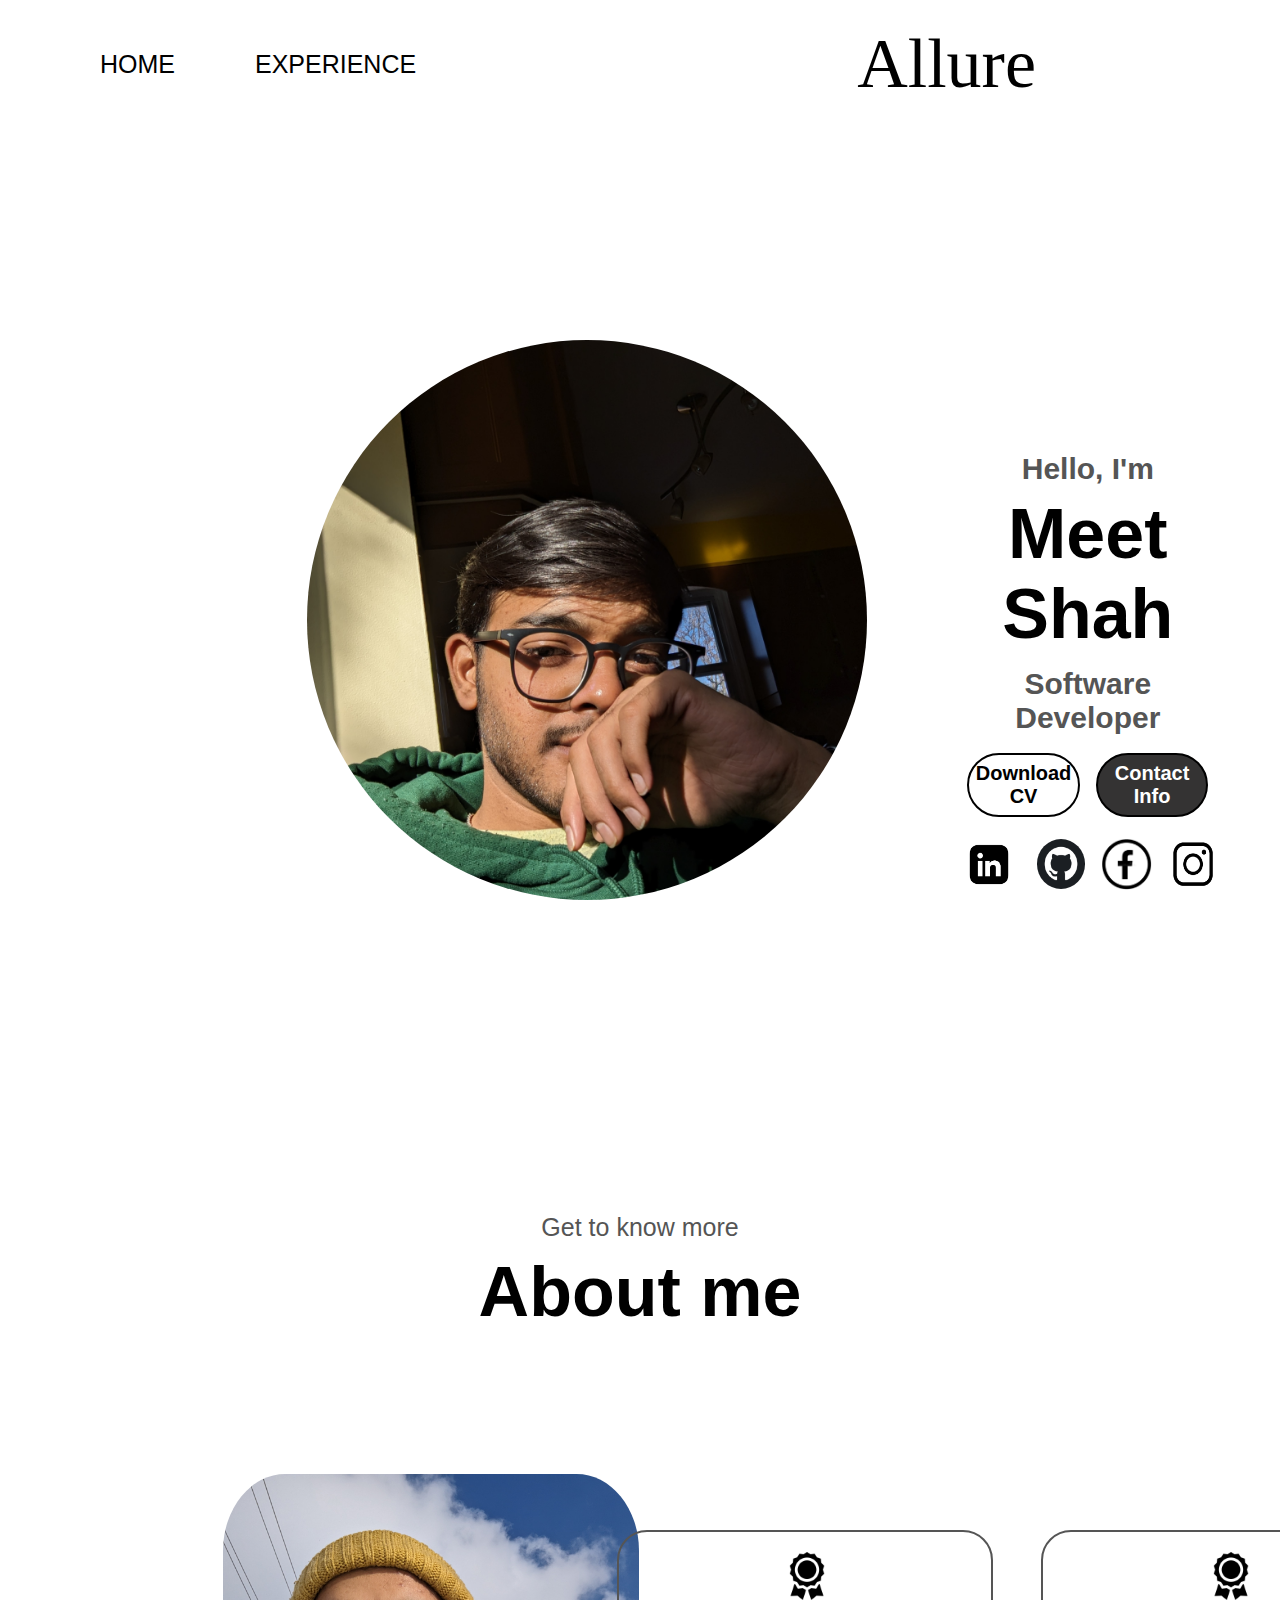
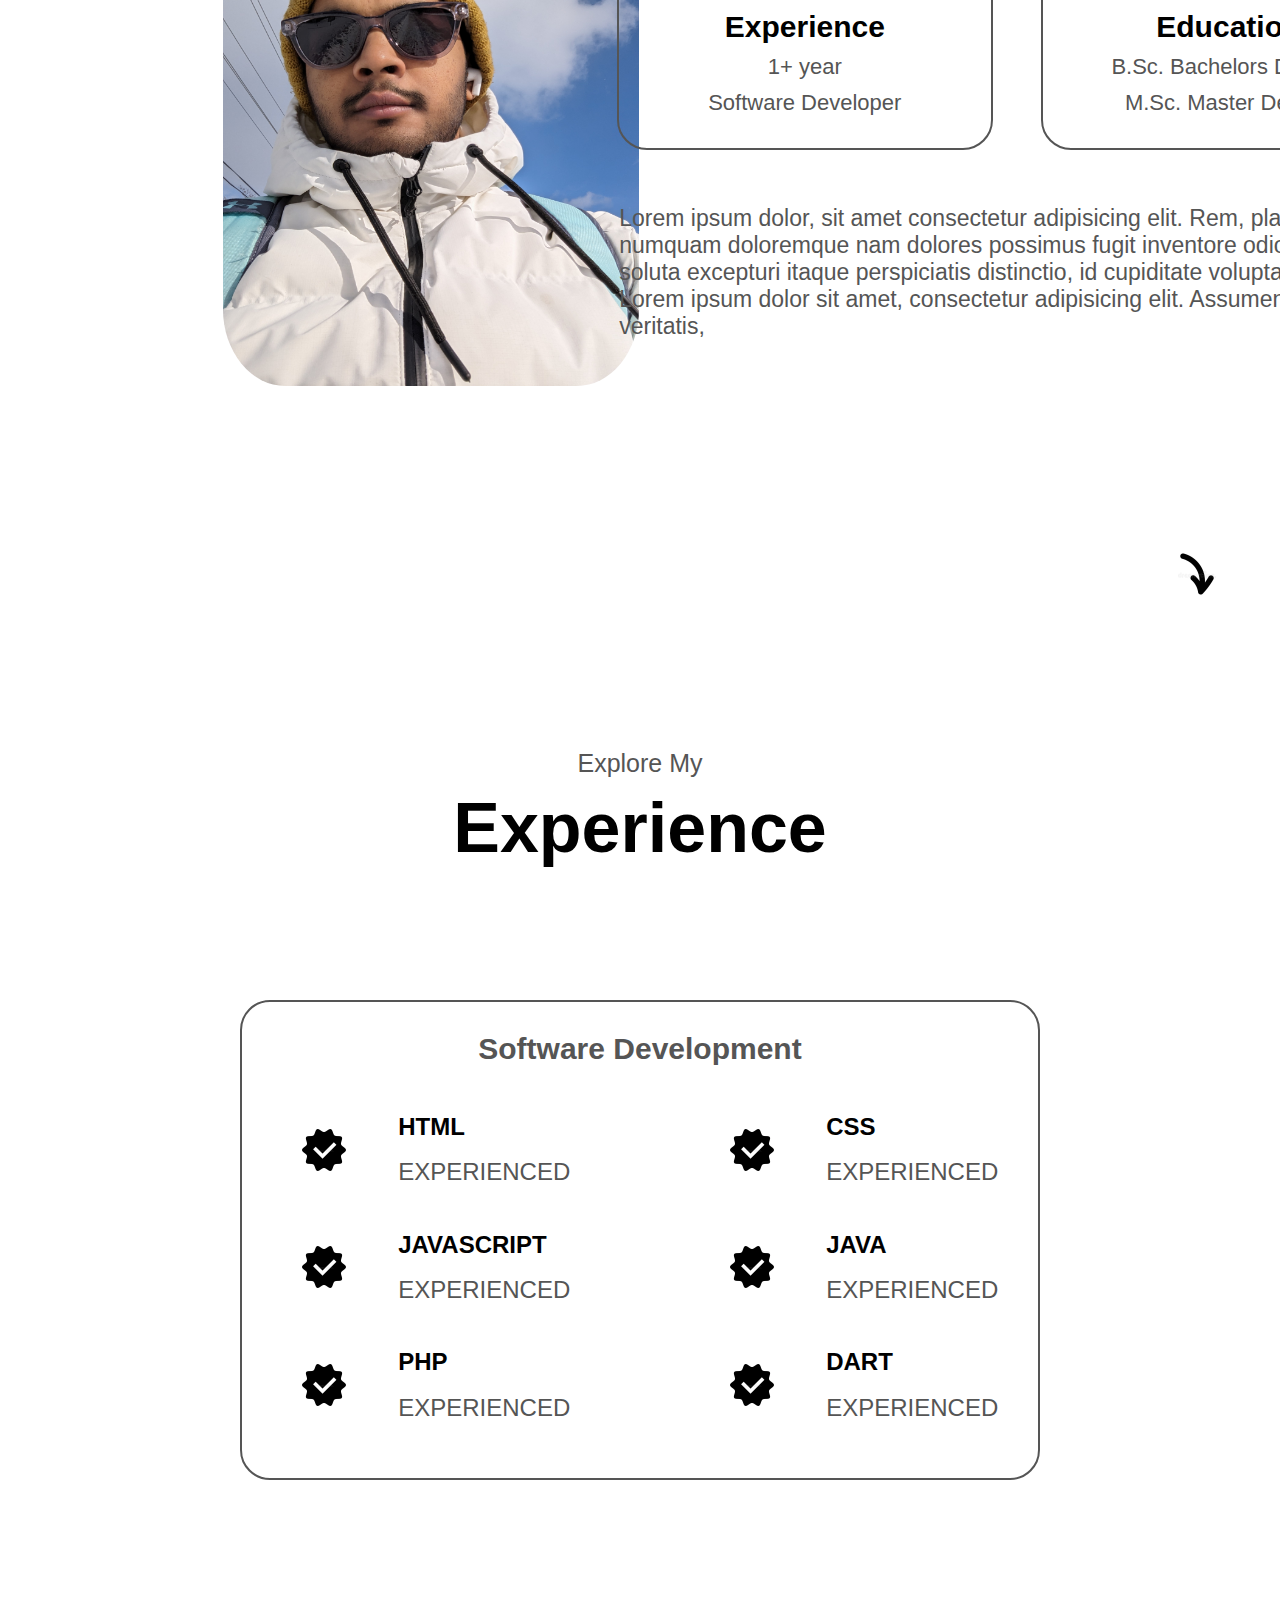
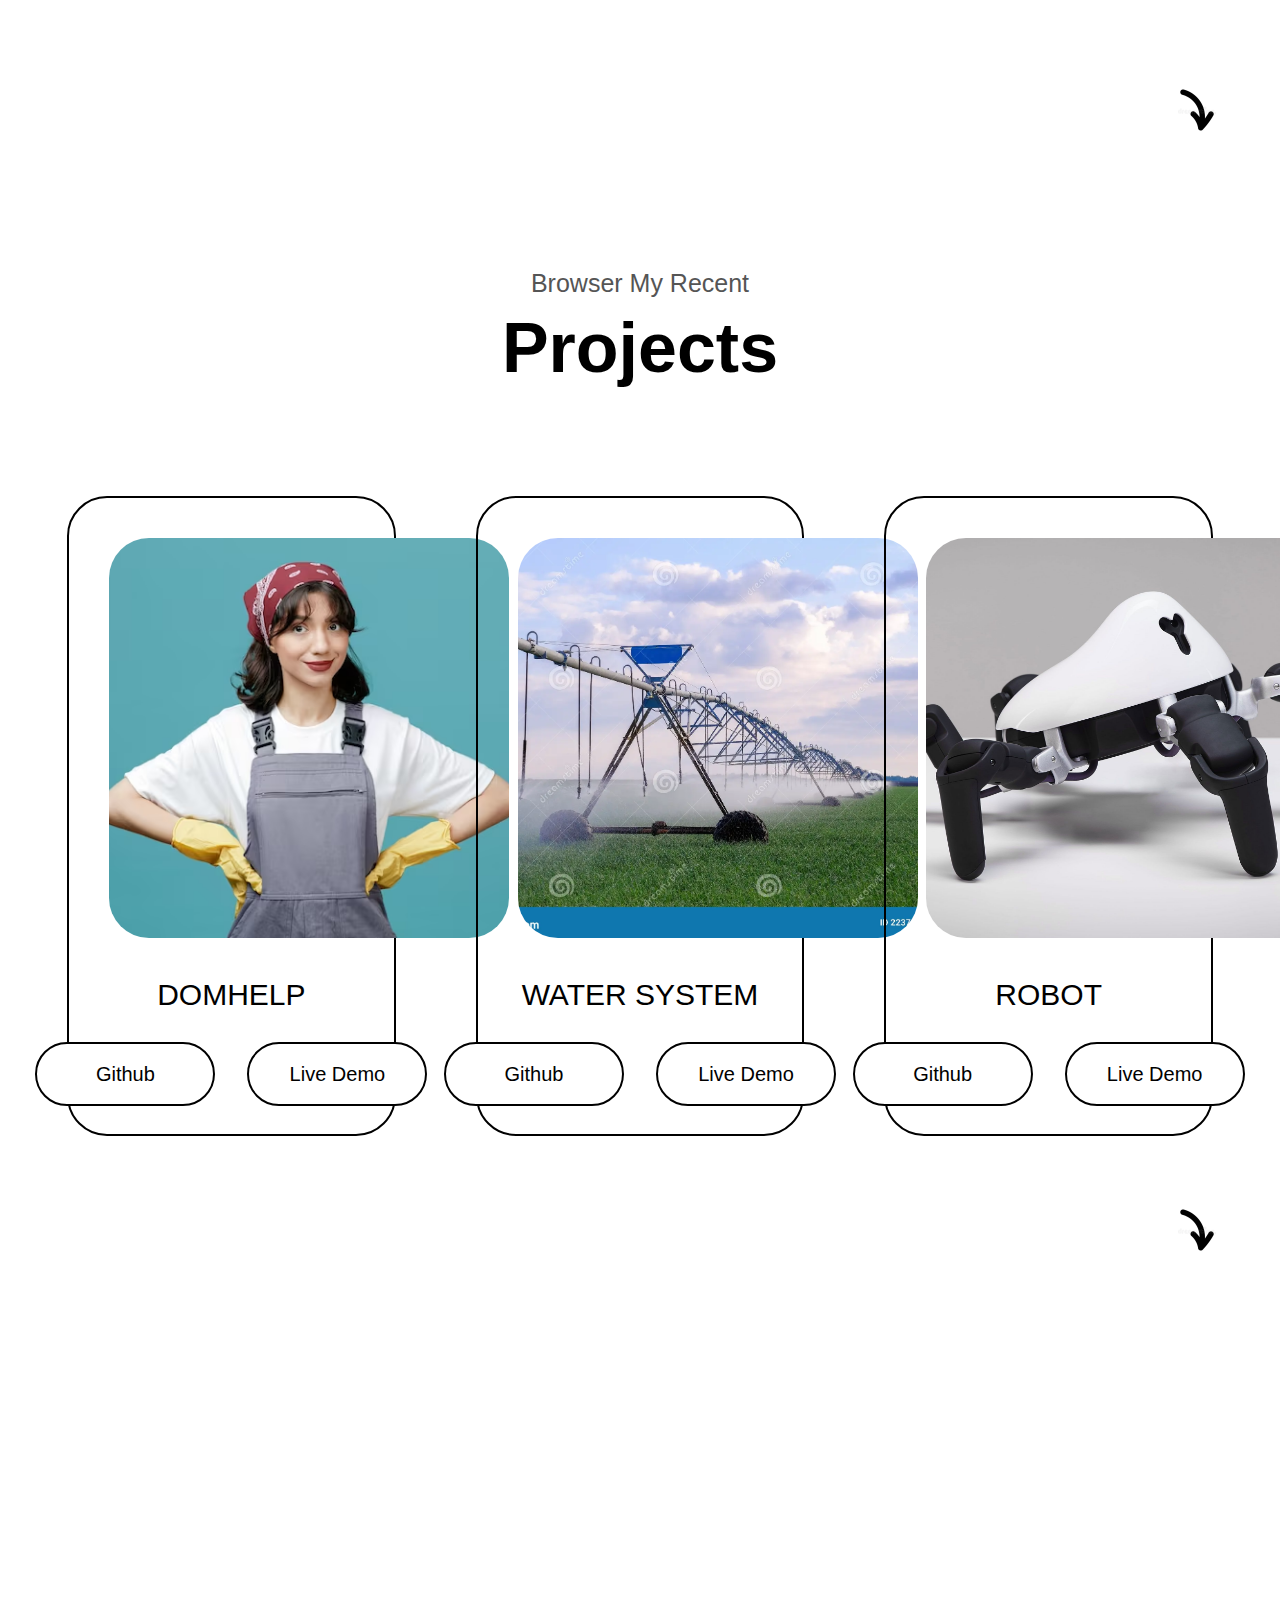
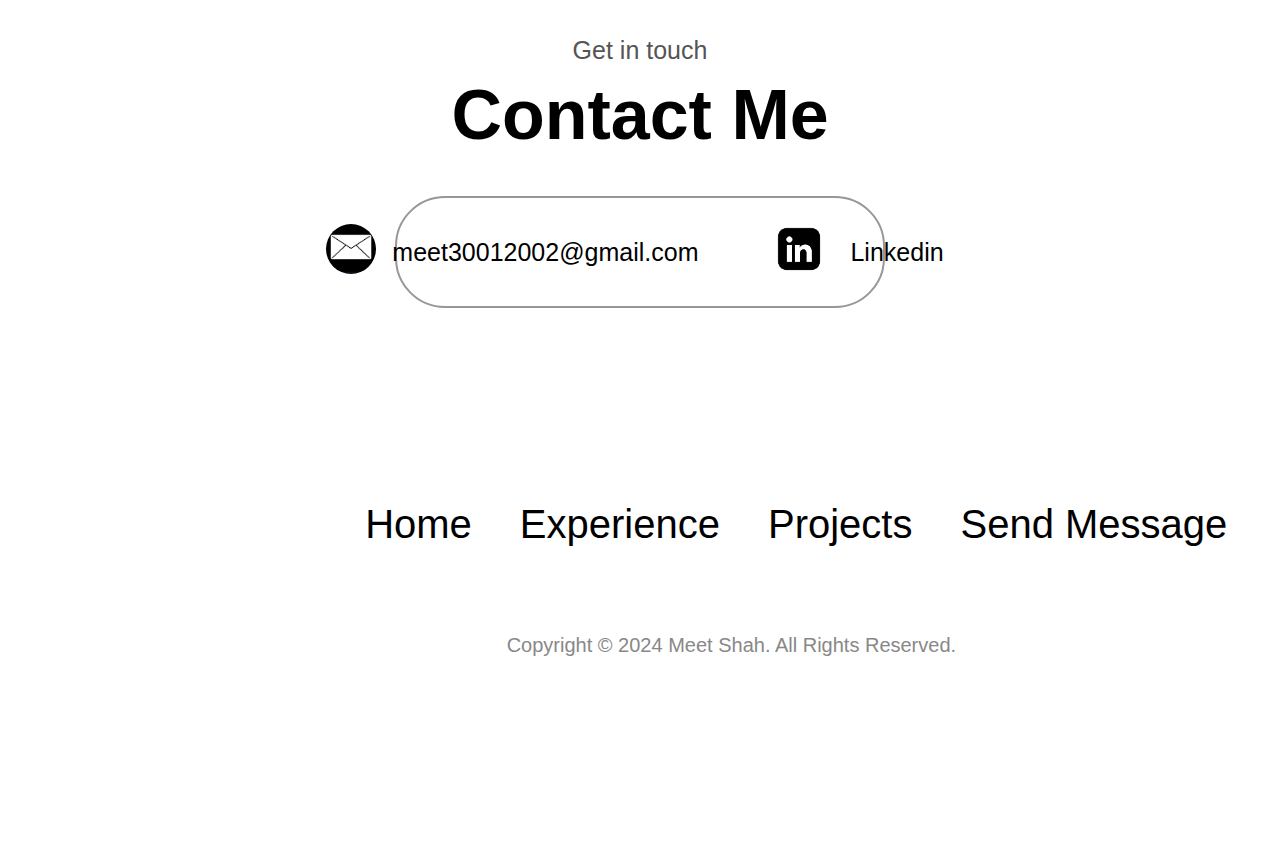
<file: index.html>
<!DOCTYPE html>
<html lang="en">
  <head>
    <meta charset="UTF-8" />
    <meta name="viewport" content="width=device-width, initial-scale=1.0" />
    <meta
      name="description"
      content="Meet Shah - Software Developer Portfolio. Explore projects, skills, and contact information."
    />
    <meta
      name="keywords"
      content="Meet Shah, Software Developer, Developer Portfolio, HTML, CSS, JavaScript, Java, PHP, Dart, Web Development, LinkedIn, GitHub, DomHelp, Water System, Robot, Responsive Design, Online Resume"
    />

    <title>Allure - Meet Shah</title>
    <link rel="stylesheet" href="main.css" />
    <link rel="preconnect" href="https://fonts.googleapis.com" />
    <link rel="preconnect" href="https://fonts.gstatic.com" crossorigin />
    <link
      href="https://fonts.googleapis.com/css2?family=Alegreya+Sans+SC:ital,wght@0,300;0,400;0,500;0,700;0,800;0,900;1,300;1,400;1,500;1,700;1,800;1,900&family=Black+And+White+Picture&family=Madimi+One&family=Open+Sans:ital,wght@0,300..800;1,300..800&family=Protest+Riot&display=swap"
      rel="stylesheet"
    />
  </head>
  <body>
    <nav id="home">
      <ul class="leftNavbar">
        <li><a href="#home">Home</a></li>
        <li><a href="#experiencesection">Experience</a></li>
      </ul>

      <div class="centerNavbar">
        <p>Allure</p>
      </div>

      <ul class="rightNavbar">
        <li><a href="#projects">Projects</a></li>
        <li><a href="#contactmeSetion">Contact Me</a></li>
      </ul>
    </nav>

    <section class="firstSection">
      <div class="introductionDiv">
        <div id="imageDiv">
          <img
            src="Photos-001/PXL_20240229_203146043.jpg"
            alt="Developer's photo"
          />
        </div>

        <div id="personalDetailDiv">
          <p class="hellodiv">Hello, I'm</p>
          <p id="namediv">Meet Shah</p>
          <p class="hellodiv" id="profileDetails">Software Developer</p>

          <div class="buttonsDiv">
            <button class="buttons" id="downloadButton">
              <a>Download CV</a>
            </button>
            <button class="buttons" id="contactButton">
              <a>Contact Info</a>
            </button>
          </div>

          <div class="socialMediaDetails">
            <div class="socialMedialogo" id="linkedinlogoDiv">
              <a
                href="http://www.linkedin.com/in/meet-shah-a22141215"
                target="_blank"
                ><img
                  id="linkedinlogo"
                  src="Photos-001/linkedin- black.png"
                  alt="Linkedin logo"
              /></a>
            </div>

            <div class="socialMedialogo" id="githublogoDiv">
              <a href="https://github.com/meet32001" target="_blank"
                ><img
                  id="githublogo"
                  src="Photos-001/github-6980894_1280.webp"
                  alt="Github logo"
              /></a>
            </div>

            <div class="socialMedialogo" id="facebooklogoDiv">
              <a
                href="https://www.facebook.com/profile.php?id=61554537930013"
                target="_blank"
                ><img
                  id="facebooklogo"
                  src="Photos-001/facebook.png"
                  alt="Facebook logo"
              /></a>
            </div>

            <div class="socialMedialogo" id="instagramlogoDiv">
              <a href="https://www.instagram.com/meet_3001/" target="_blank"
                ><img
                  id="instagramlogo"
                  src="Photos-001/instagram.png"
                  alt="Instagram logo"
              /></a>
            </div>
          </div>
        </div>
      </div>
    </section>

    <section class="secondSection" id="adventure">
      <div id="getToKnowDiv">
        <p id="getToKnowpara">Get to know more</p>
        <p id="aboutmepara">About me</p>
      </div>

      <div class="aboutDiv">
        <div id="imageDiv">
          <img
            src="Photos-001/PXL_20240116_182915207.jpg"
            alt="Developer's photo"
          />
        </div>

        <div id="aboutMeInfo">
          <div class="twoqualificationDiv">
            <div class="qualification" id="experience">
              <div class="aboutmelogo">
                <img src="Photos-001/medal.png" alt="Medal logo" />
              </div>
              <p id="experiencepara">Experience</p>
              <p>1+ year</p>
              <p>Software Developer</p>
            </div>

            <div class="qualification" id="education">
              <div class="aboutmelogo">
                <img src="Photos-001/medal.png" alt="people logo" />
              </div>
              <p id="educationpara">Education</p>
              <p>B.Sc. Bachelors Degree</p>
              <p>M.Sc. Master Degree</p>
            </div>
          </div>
          <div class="aboutmeparaDiv">
            <p>
              Lorem ipsum dolor, sit amet consectetur adipisicing elit. Rem,
              placeat ratione numquam doloremque nam dolores possimus fugit
              inventore odio odit, aliquid soluta excepturi itaque perspiciatis
              distinctio, id cupiditate voluptatum pariatur? Lorem ipsum dolor
              sit amet, consectetur adipisicing elit. Assumenda itaque
              veritatis,
            </p>
          </div>
        </div>
      </div>

      <div class="downlogo">
        <a href="#experiencesection"
          ><img
            src="Photos-001/black-rounded-hand-drawn-cartoon-arrow-down-flat-icon-download-sign-isolated-white-145558488.jpg.webp"
            alt="downArrow"
        /></a>
      </div>
    </section>

    <section class="thirdSection" id="experiencesection">
      <div id="experienceheadingDiv">
        <p id="exploremypara">Explore My</p>
        <p id="experiencepara">Experience</p>
      </div>

      <div class="experienceDetailsDiv">
        <div class="skills">
          <p>Software Development</p>
          <div class="skillsName">
            <div class="skillsDetails">
              <img
                src="Photos-001/verified-badge-icon-black-color-style-checkmark-representing-status-isolated-white-background-vector-eps-304279854.jpg.webp"
                alt="Check Logo"
              />
              <div class="skillsNameExperienced">
                <p id="htmltag">Html</p>
                <p>Experienced</p>
              </div>
            </div>

            <div class="skillsDetails">
              <img
                src="Photos-001/verified-badge-icon-black-color-style-checkmark-representing-status-isolated-white-background-vector-eps-304279854.jpg.webp"
                alt="Check Logo"
              />
              <div class="skillsNameExperienced">
                <p id="htmltag">css</p>
                <p>Experienced</p>
              </div>
            </div>
          </div>

          <div class="skillsName">
            <div class="skillsDetails">
              <img
                src="Photos-001/verified-badge-icon-black-color-style-checkmark-representing-status-isolated-white-background-vector-eps-304279854.jpg.webp"
                alt="Check Logo"
              />
              <div class="skillsNameExperienced">
                <p id="htmltag">javascript</p>
                <p>Experienced</p>
              </div>
            </div>

            <div class="skillsDetails">
              <img
                src="Photos-001/verified-badge-icon-black-color-style-checkmark-representing-status-isolated-white-background-vector-eps-304279854.jpg.webp"
                alt="Check Logo"
              />
              <div class="skillsNameExperienced">
                <p id="htmltag">java</p>
                <p>Experienced</p>
              </div>
            </div>
          </div>

          <div class="skillsName">
            <div class="skillsDetails">
              <img
                src="Photos-001/verified-badge-icon-black-color-style-checkmark-representing-status-isolated-white-background-vector-eps-304279854.jpg.webp"
                alt="Check Logo"
              />
              <div class="skillsNameExperienced">
                <p id="htmltag">php</p>
                <p>Experienced</p>
              </div>
            </div>

            <div class="skillsDetails">
              <img
                src="Photos-001/verified-badge-icon-black-color-style-checkmark-representing-status-isolated-white-background-vector-eps-304279854.jpg.webp"
                alt="Check Logo"
              />
              <div class="skillsNameExperienced">
                <p id="htmltag">dart</p>
                <p>Experienced</p>
              </div>
            </div>
          </div>
        </div>
      </div>

      <div class="downlogo">
        <a href="#projects">
          <img
            src="Photos-001/black-rounded-hand-drawn-cartoon-arrow-down-flat-icon-download-sign-isolated-white-145558488.jpg.webp"
            alt="downArrow"
        /></a>
      </div>
    </section>

    <section class="fourthSection" id="projects">
      <div id="projectheadingDiv">
        <p id="browsermyrecent">Browser My Recent</p>
        <p id="projectpara">Projects</p>
      </div>

      <div class="projectsDiv">
        <div class="projectsDetailDiv">
          <div class="imageDiv">
            <img src="Photos-001/domhelp.avif" alt="Domestic Helper Photos" />
          </div>
          <p>DomHelp</p>
          <div class="buttonsDiv">
            <a href="https://github.com/meet32001" class="button"
              ><button>Github</button></a
            >
            <a href="#" class="button"><button>Live Demo</button></a>
          </div>
        </div>

        <div class="projectsDetailDiv">
          <div class="imageDiv">
            <img
              src="Photos-001/mm.webp"
              alt="Water Automation System Photos"
            />
          </div>
          <p>Water System</p>
          <div class="buttonsDiv">
            <a href="https://github.com/meet32001" class="button"
              ><button>Github</button></a
            >
            <a href="#" class="button"><button>Live Demo</button></a>
          </div>
        </div>

        <div class="projectsDetailDiv">
          <div class="imageDiv">
            <img
              src="Photos-001/six leg robot.jpeg"
              alt="Six Leg Robot Photos"
            />
          </div>
          <p>Robot</p>
          <div class="buttonsDiv">
            <a href="https://github.com/meet32001" class="button"
              ><button>Github</button></a
            >
            <a href="#" class="button"><button>Live Demo</button></a>
          </div>
        </div>
      </div>

      <div class="downlogo">
        <a href="#contactmeSetion">
          <img
            src="Photos-001/black-rounded-hand-drawn-cartoon-arrow-down-flat-icon-download-sign-isolated-white-145558488.jpg.webp"
            alt="downArrow"
        /></a>
      </div>
    </section>

    <footer id="contactmeSetion">
      <div class="footerDetailsDiv">
        <p id="getintouch">Get in touch</p>
        <p id="contactme">Contact Me</p>
      </div>

      <div id="emaillinkDiv">
        <a href="mailto:meet30012002@gmail.com?"
          ><img src="Photos-001/mail.jpeg" alt="mail logo"
        /></a>
        <p id="emailid">meet30012002@gmail.com</p>
        <a href="http://www.linkedin.com/in/meet-shah-a22141215" target="_blank"
          ><img
            id="linkedinid"
            src="Photos-001/linkedin- black.png"
            alt="Linkedin logo"
        /></a>
        <p id="linkedinp">Linkedin</p>
      </div>

      <div id="footerNavDiv">
        <ul>
          <li><a href="#home">Home</a></li>
          <li><a href="#experiencesection">Experience</a></li>
          <li><a href="#projects">Projects</a></li>
          <li><a href="message.html">Send Message</a></li>
        </ul>
      </div>

      <div class="copyRightDiv">
        <p>Copyright © 2024 Meet Shah. All Rights Reserved.</p>
      </div>
    </footer>

    <script>
      document
        .getElementById("downloadButton")
        .addEventListener("click", function () {
          var downloadLink = document.createElement("a");
          downloadLink.download = "MS_Resume.pdf";
          var blob = new Blob(["Your PDF file content goes here."], {
            type: "application/pdf",
          });
          downloadLink.href = URL.createObjectURL(blob);
          document.body.appendChild(downloadLink);
          downloadLink.click();
          document.body.removeChild(downloadLink);
        });
    </script>
  </body>
</html>
</file>
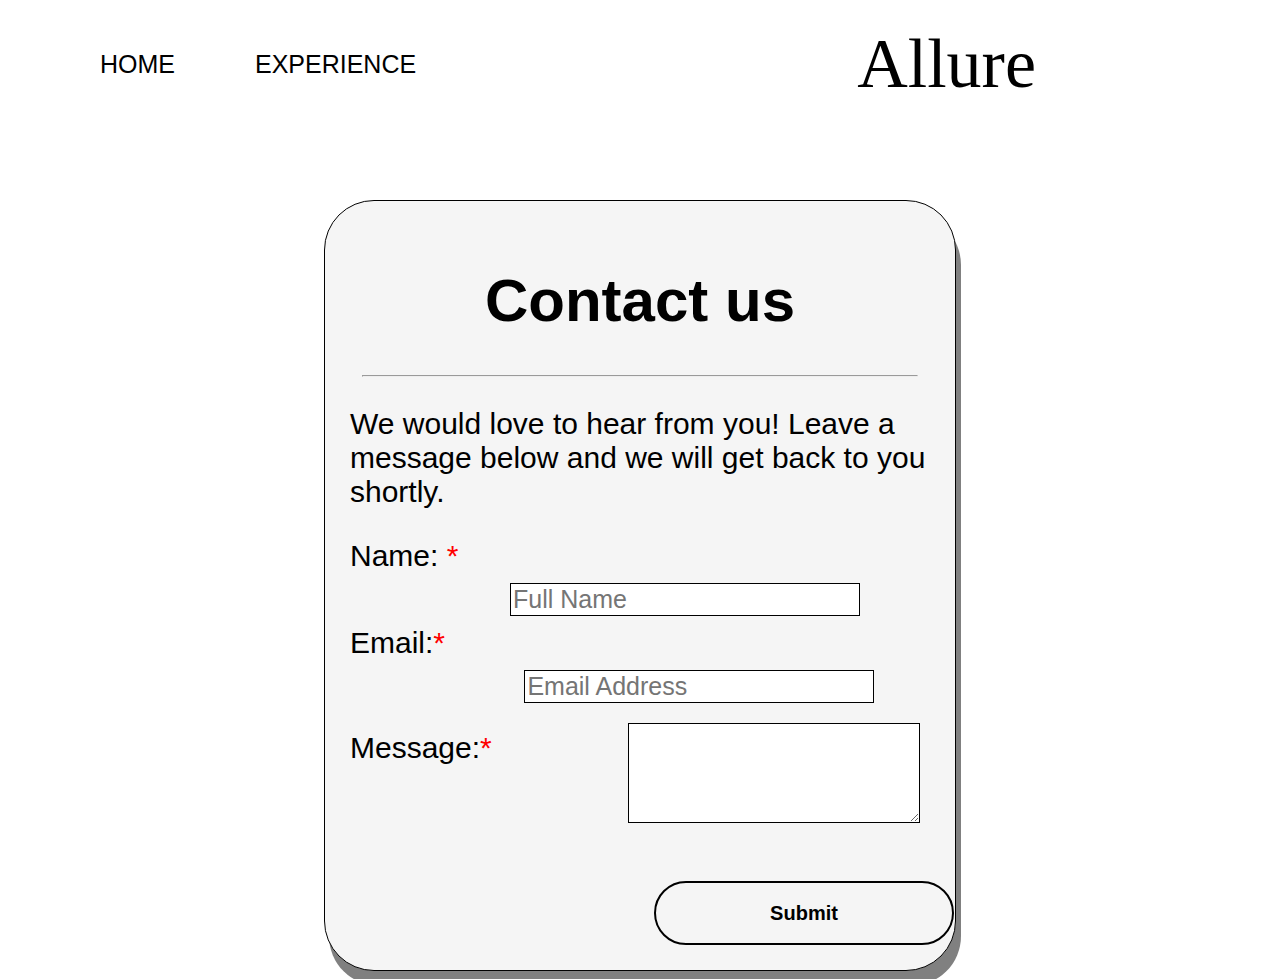
<file: message.html>
<!DOCTYPE html>
<html lang="en">
<head>
    <meta charset="UTF-8">
    <meta name="viewport" content="width=device-width, initial-scale=1.0">
    <meta
      name="description"
      content="Meet Shah - Software Developer Portfolio. Explore projects, skills, and contact information."
    />
    <meta
      name="keywords"
      content="Meet Shah, Software Developer, Developer Portfolio, HTML, CSS, JavaScript, Java, PHP, Dart, Web Development, LinkedIn, GitHub, DomHelp, Water System, Robot, Responsive Design, Online Resume"
    />
    <title>Document</title>
    <link rel="stylesheet" href="main.css" />
    <link rel="preconnect" href="https://fonts.googleapis.com" />
    <link rel="preconnect" href="https://fonts.gstatic.com" crossorigin />
    <link href="message.css" rel="stylesheet"/>
</head>
<body>
  <nav id="home">
    <ul class="leftNavbar">
        <li><a href="index.html#home">Home</a></li>
        <li><a href="index.html#experiencesection">Experience</a></li>
    </ul>

    <div class="centerNavbar">
      <p>Allure</p>
    </div>

    <ul class="rightNavbar">
        <li><a href="index.html#projects">Projects</a></li>
        <li><a href="index.html#contactmeSetion">Contact Me</a></li>
    </ul>
  </nav>

      <div id="formdiv">
        <h1>Contact us</h1>
        <hr>
        <p>We would love to hear from you! Leave a message below and we will get back to you shortly.</p>

        <form>
            <div class="inputDiv" id="nameDiv">
                <label for="name">Name: <span style="color: red;">*</span></label>
                <input type="text" id="name" name="name" placeholder="Full Name" required> 
            </div>
            
            <div class="inputDiv" id="emailDiv">
                <label for="email">Email:<span style="color: red;">*</span></label>
                <input type="text" id="email" name="email" placeholder="Email Address" required>   
            </div>

            <div class="inputDiv" id="messageDiv">
                <label for="message">Message:<span style="color: red;">*</span></label>
                <textarea id="message" name="message" required></textarea>
            </div>

            <a id="submitbtn" class="inputDivsubmit"><button>Submit</button></a>
        </form> 
    </div>

    <script>
    document.getElementById('submitbtn').addEventListener('click', function(event) {
      event.preventDefault(); // Prevent the form from submitting

      // Check if the name and email fields are not empty
      var nameValue = document.getElementById('name').value.trim();
      var emailValue = document.getElementById('email').value.trim();
      var messageValue = document.getElementById('message').value.trim();

      if (nameValue !== '' && emailValue !== '' && messageValue !=='') {
        // Display a thank you message using an alert dialog
        alert('Thank you for submitting!');
      } else {
        // Show an alert if the form fields are not filled out
        alert('Please fill out all the required fields.');
      }
    });
  </script>
</body>
</html>
</file>
<file: main.css>
* {
  box-sizing: border-box;
}

body {
  /* background-color:#042B44 ; */
  color: white;
  font-family: "Noto Sans JP", sans-serif;
  font-weight: 400;
  font-style: normal;
}

/* Start  of mobile page */
@media only screen and (max-width: 480px) {
  /* Start of Nav bar */
  nav {
    /* border: 2px solid red; */
    width: 100%;
    height: 18rem;
    color: black;
    padding: 10px 0 10px 0;
    display: block;
    position: relative;
    padding: 10px;
  }

  nav .centerNavbar {
    width: 13rem;
    height: 6rem;
    margin-left: 6rem;
    font-size: 70px;
    font-family: "Rock Salt", cursive;
    font-weight: bold;
    /* border: 2px solid red; */
    font-style: normal;
    text-align: center;
  }

  nav .centerNavbar > p {
    margin: 0;
  }

  nav > ul {
    text-decoration: none;
    list-style: none;
    width: 100%;
    position: absolute;
    display: block;
  }

  nav > ul > li {
    margin-bottom: 0.5rem;
  }

  nav > .leftNavbar,
  .rightNavbar {
    padding: 20px;
    width: 95%;
    text-align: center;
    top: 5rem;
  }

  nav > .rightNavbar {
    top: 9.8rem;
  }

  nav > .leftNavbar > li > a,
  .rightNavbar > li > a {
    font-size: 25px;
    text-transform: uppercase;
    text-decoration: none;
    color: black;
  }

  nav > .leftNavbar > li > a:hover,
  .rightNavbar > li > a:hover {
    text-decoration-line: underline;
    text-shadow: 2px 2px rgb(154, 150, 150);
  }
  /* end of Nav bar */

  /* Start  of first part in section */
  .firstSection {
    width: 100%;
    height: auto;
    /* border: 2px solid black; */
  }

  .firstSection > .introductionDiv {
    width: 70%;
    height: 60rem;
    /* border: 2px solid red; */
    position: relative;
    display: block;
    margin-left: 16%;
  }
  .firstSection > .introductionDiv > #imageDiv {
    width: 100%;
    height: 30%;
    /* border: 2px solid red; */
    position: absolute;
    border-radius: 50%;
    overflow: hidden;
  }

  .firstSection > .introductionDiv > #imageDiv > img {
    width: 100%;
    height: 100%;
    object-fit: cover;
  }

  .firstSection > .introductionDiv > #personalDetailDiv {
    width: 100%;
    height: 40rem;
    /* border: 2px solid green; */
    position: absolute;
    color: black;
    top: 17rem;
    text-align: center;
    font-size: 30px;
    padding: 20px;
  }

  .firstSection > .introductionDiv > #personalDetailDiv > .hellodiv {
    color: rgb(85, 85, 85);
    margin-bottom: 3%;
    font-weight: bold;
  }

  .firstSection > .introductionDiv > #personalDetailDiv > #namediv {
    font-weight: bold;
    font-size: 70px;
    margin: 0%;
  }

  .firstSection > .introductionDiv > #personalDetailDiv > #profileDetails {
    margin-top: 5%;
  }

  .firstSection > .introductionDiv > #personalDetailDiv > .buttonsDiv {
    width: 100%;
    height: auto;
    padding: 10px;
    gap: 1rem;
    /* border: 2px solid black; */
  }

  .firstSection
    > .introductionDiv
    > #personalDetailDiv
    > .buttonsDiv
    > .buttons {
    border: 2px solid black;
    font-size: 20px;
    background-color: transparent;
    border-radius: 45px;
    font-weight: bold;
    width: 100%;
    height: 4rem;
    margin-top: 5%;
  }

  .firstSection
    > .introductionDiv
    > #personalDetailDiv
    > .buttonsDiv
    > .buttons:hover {
    background-color: rgb(52, 51, 51);
    color: white;
    box-shadow: 5px 10px 13px #888888;
    border: 0;
  }

  .firstSection
    > .introductionDiv
    > #personalDetailDiv
    > .buttonsDiv
    > #contactButton:hover {
    background-color: white;
    color: black;
    box-shadow: 5px 10px 13px #888888;
    border: 0;
  }

  .firstSection
    > .introductionDiv
    > #personalDetailDiv
    > .buttonsDiv
    > #contactButton {
    background-color: rgb(52, 51, 51);
    color: white;
  }

  .firstSection > .introductionDiv > #personalDetailDiv > .socialMediaDetails {
    /* border: 2px solid brown; */
    display: flex;
    justify-content: center;
    align-items: center;
    margin-top: 5px;
    gap: 1rem;
  }

  .firstSection
    > .introductionDiv
    > #personalDetailDiv
    > .socialMediaDetails
    > .socialMedialogo {
    width: 40px;
    height: 40px;
    border-radius: 50%;
    overflow: hidden;
  }

  .socialMedialogo:hover {
    transform: scale(1.2);
  }

  .firstSection
    > .introductionDiv
    > #personalDetailDiv
    > .socialMediaDetails
    > #linkedinlogoDiv {
    width: 70px;
    height: 70px;
  }

  .firstSection
    > .introductionDiv
    > #personalDetailDiv
    > .socialMediaDetails
    > .socialMedialogo
    > a
    > #linkedinlogo {
    width: 100%;
    height: 100%;
  }
  .firstSection
    > .introductionDiv
    > #personalDetailDiv
    > .socialMediaDetails
    > #githublogoDiv {
    width: 50px;
    height: 50px;
  }

  .firstSection
    > .introductionDiv
    > #personalDetailDiv
    > .socialMediaDetails
    > .socialMedialogo
    > a
    > #githublogo {
    width: 100%;
    height: 100%;
  }

  .firstSection
    > .introductionDiv
    > #personalDetailDiv
    > .socialMediaDetails
    > #facebooklogoDiv {
    width: 52px;
    height: 52px;
  }

  .firstSection
    > .introductionDiv
    > #personalDetailDiv
    > .socialMediaDetails
    > .socialMedialogo
    > a
    > #facebooklogo {
    width: 100%;
    height: 100%;
    object-fit: fill;
  }

  .firstSection
    > .introductionDiv
    > #personalDetailDiv
    > .socialMediaDetails
    > #instagramlogoDiv {
    width: 52px;
    height: 52px;
  }

  .firstSection
    > .introductionDiv
    > #personalDetailDiv
    > .socialMediaDetails
    > #instagramlogoDiv
    > a
    > #instagramlogo {
    width: 100%;
    height: 100%;
  }
  /* end  of first part in section */

  /* Start  of second part in section */
  .secondSection {
    width: 100%;
    height: 99rem;
    /* border: 2px solid red; */
    position: relative;
    margin-top: 5rem;
  }

  .secondSection > #getToKnowDiv {
    /* border: 2px solid red; */
    width: 100%;
    height: 9rem;
    color: black;
    text-align: center;
    font-size: 25px;
    padding: 1%;
  }

  .secondSection > #getToKnowDiv > #getToKnowpara {
    margin: 0;
    color: rgb(85, 85, 85);
  }

  .secondSection > #getToKnowDiv > #aboutmepara {
    font-weight: bold;
    font-size: 70px;
    margin-top: 10px;
  }

  .secondSection > .aboutDiv {
    margin-top: 10px;
    /* border: 2px solid red; */
    width: 100%;
    height: 85rem;
    display: block;
    position: relative;
  }

  .secondSection > .aboutDiv > #imageDiv {
    /* border: 2px solid green; */
    position: absolute;
    overflow: hidden;
    width: 26rem;
    height: 32rem;
    border-radius: 15%;
  }

  .secondSection > .aboutDiv > #imageDiv > img {
    /* border: 2px solid green; */
    width: 100%;
    height: 100%;
  }

  .secondSection > .aboutDiv > #aboutMeInfo {
    /* border: 2px solid blue; */
    position: absolute;
    width: 100%;
    height: 50rem;
    top: 39%;
    padding: 5px;
  }

  .secondSection > .aboutDiv > #aboutMeInfo > .twoqualificationDiv {
    /* border: 2px solid darkblue; */
    width: 100%;
    height: 17rem;
    display: block;
  }

  .secondSection
    > .aboutDiv
    > #aboutMeInfo
    > .twoqualificationDiv
    > .qualification {
    border: 2px solid;
    border-color: rgb(85, 85, 85);
    border-radius: 30px;
    width: 400px;
    height: 220px;
    color: black;
    display: block;
    padding: 20px;
    margin-bottom: 1rem;
  }

  .secondSection
    > .aboutDiv
    > #aboutMeInfo
    > .twoqualificationDiv
    > .qualification
    > .aboutmelogo {
    width: 3rem;
    height: 3rem;
    /* border: 2px solid black; */
    margin-left: 9rem;
  }

  .secondSection
    > .aboutDiv
    > #aboutMeInfo
    > .twoqualificationDiv
    > .qualification
    > .aboutmelogo
    > img {
    width: 100%;
    height: 100%;
  }

  .secondSection
    > .aboutDiv
    > #aboutMeInfo
    > .twoqualificationDiv
    > .qualification
    > p {
    text-align: center;
    /* border: 2px solid violet; */
    font-size: 22px;
    margin-top: 10px;
    margin-bottom: 0;
    color: rgb(85, 85, 85);
  }

  .secondSection
    > .aboutDiv
    > #aboutMeInfo
    > .twoqualificationDiv
    > .qualification
    > #experiencepara {
    font-weight: bold;
    font-size: 30px;
    margin-bottom: 0;
    color: black;
  }

  .secondSection
    > .aboutDiv
    > #aboutMeInfo
    > .twoqualificationDiv
    > .education
    > p {
    text-align: center;
    /* border: 2px solid violet; */
    font-size: 22px;
    margin-top: 10px;
    margin-bottom: 0;
    color: rgb(85, 85, 85);
  }

  .secondSection
    > .aboutDiv
    > #aboutMeInfo
    > .twoqualificationDiv
    > .qualification
    > #educationpara {
    font-weight: bold;
    font-size: 30px;
    margin-bottom: 0;
    color: black;
  }

  .secondSection > .aboutDiv > #aboutMeInfo > .aboutmeparaDiv {
    /* border: 2px solid black; */
    position: absolute;
    top: 55%;
  }

  .secondSection > .aboutDiv > #aboutMeInfo > .aboutmeparaDiv > p {
    color: rgb(85, 85, 85);
    font-size: 23px;
    padding: 20px;
  }

  .secondSection > .downlogo {
    width: 100px;
    height: 100px;
    /* border: 2px solid red; */
    position: absolute;
    right: 2%;
    bottom: 1%;
  }

  .secondSection > .downlogo > a > img {
    width: 100%;
    height: 100%;
  }
  /* end  of second part in section */

  /* Start  of third part in section */
  .thirdSection {
    width: 100%;
    height: 68rem;
    /* border: 2px solid red; */
    position: relative;
    margin-top: 5rem;
  }

  .thirdSection > #experienceheadingDiv {
    /* border: 2px solid green; */
    width: 100%;
    height: 10rem;
    color: black;
    text-align: center;
    font-size: 25px;
    padding: 1%;
  }

  .thirdSection > #experienceheadingDiv > #exploremypara {
    margin: 0;
    color: rgb(85, 85, 85);
  }

  .thirdSection > #experienceheadingDiv > #experiencepara {
    font-weight: bold;
    font-size: 70px;
    margin-top: 10px;
  }

  .thirdSection > .experienceDetailsDiv {
    /* border: 2px solid green; */
    width: 100%;
    height: 52rem;
    position: relative;
  }

  .thirdSection > .experienceDetailsDiv > .skills {
    border: 2px solid;
    border-color: rgb(85, 85, 85);
    width: 100%;
    height: 50rem;
    border-radius: 30px;
  }

  .thirdSection > .experienceDetailsDiv > .skills > p {
    color: rgb(85, 85, 85);
    font-size: 30px;
    text-align: center;
    font-weight: bold;
  }

  .thirdSection > .experienceDetailsDiv > .skills > .skillsName {
    margin: 10px;
    display: flex;
    flex-direction: column;
    justify-content: center;
    align-items: center;
  }

  .thirdSection
    > .experienceDetailsDiv
    > .skills
    > .skillsName
    > .skillsDetails {
    /* border: 2px solid red; */
    display: flex;
    justify-content: center;
    align-items: center;
    gap: 2rem;
    width: 50%;
  }

  .thirdSection
    > .experienceDetailsDiv
    > .skills
    > .skillsName
    > .skillsDetails
    > img {
    /* border: 2px solid blue; */
    width: 50px;
    height: 50px;
  }

  .thirdSection
    > .experienceDetailsDiv
    > .skills
    > .skillsName
    > .skillsDetails
    > .skillsNameExperienced
    > p {
    color: black;
    font-size: 24px;
    text-transform: uppercase;
    color: rgb(85, 85, 85);
    margin: 10%;
  }

  .thirdSection
    > .experienceDetailsDiv
    > .skills
    > .skillsName
    > .skillsDetails
    > .skillsNameExperienced
    > #htmltag {
    color: black;
    font-weight: bold;
  }

  .thirdSection > .downlogo {
    width: 100px;
    height: 100px;
    /* border: 2px solid red; */
    position: absolute;
    right: 2%;
    bottom: 1%;
  }

  .thirdSection > .downlogo > a > img {
    width: 100%;
    height: 100%;
  }
  /* end  of third part in section */

  /* Start  of fourth part in section */
  .fourthSection {
    width: 100%;
    height: 143rem;
    /* border: 2px solid red; */
    margin-top: 4rem;
  }

  .fourthSection > #projectheadingDiv {
    /* border: 2px solid green; */
    width: 100%;
    height: 10rem;
    color: black;
    text-align: center;
    font-size: 25px;
    padding: 1%;
  }

  .fourthSection > #projectheadingDiv > #browsermyrecent {
    margin: 0;
    color: rgb(85, 85, 85);
  }

  .fourthSection > #projectheadingDiv > #projectpara {
    font-weight: bold;
    font-size: 70px;
    margin-top: 10px;
  }

  .fourthSection > .projectsDiv {
    /* border: 2px solid black; */
    width: 100%;
    height: 125rem;
    display: block;
    padding: 1rem;
  }

  .fourthSection > .projectsDiv > .projectsDetailDiv {
    border: 2px solid black;
    width: 100%;
    height: 40rem;
    border-radius: 40px;
    display: flex;
    flex-direction: column;
    justify-content: center;
    align-items: center;
    margin-top: 10px;
  }

  .fourthSection > .projectsDiv > .projectsDetailDiv > .imageDiv {
    width: 100%;
    height: 50%;
    /* border: 2px solid orange; */
    /* border-radius: 40px; */
    overflow: hidden;
  }

  .fourthSection > .projectsDiv > .projectsDetailDiv > .imageDiv > img {
    width: 100%;
    height: 100%;
    object-fit: contain;
  }

  .fourthSection > .projectsDiv > .projectsDetailDiv > p {
    color: black;
    font-size: 30px;
    text-align: center;
    text-transform: uppercase;
  }

  .fourthSection > .projectsDiv > .projectsDetailDiv > .buttonsDiv {
    display: flex;
    flex-direction: column;
    justify-content: center;
    align-items: center;
    gap: 2rem;
    /* border: 2px solid brown; */
    width: 100%;
    height: 12rem;
  }

  .fourthSection
    > .projectsDiv
    > .projectsDetailDiv
    > .buttonsDiv
    > a
    > button {
    width: 180px;
    height: 4rem;
    border-radius: 50px;
    border: 2px solid black;
    background-color: white;
    font-size: 20px;
  }
  .fourthSection
    > .projectsDiv
    > .projectsDetailDiv
    > .buttonsDiv
    > a
    > button:hover {
    background-color: rgb(52, 51, 51);
    color: white;
    box-shadow: 5px 10px 13px #888888;
    border: 0;
  }

  .fourthSection
    > .projectsDiv
    > .projectsDetailDiv
    > .buttonsDiv
    > a
    > button
    > .button {
    background: transparent;
    text-decoration: none;
    color: black;
  }

  .fourthSection > .downlogo {
    width: 100px;
    height: 100px;
    /* border: 2px solid red; */
    position: absolute;
    right: 5%;
  }

  .fourthSection > .downlogo > a > img {
    width: 100%;
    height: 100%;
  }
  /* end  of fourth part in section */

  /* Start  of footer part*/
  footer {
    width: 100%;
    height: 69rem;
    /* border: 2px solid red; */
    padding: 20px;
    color: black;
    position: relative;
    margin-top: 4rem;
  }

  footer > .footerDetailsDiv {
    /* border: 2px solid green; */
    width: 100%;
    height: 15rem;
    color: black;
    text-align: center;
  }

  footer > .footerDetailsDiv > #getintouch {
    margin: 10px;
    color: rgb(85, 85, 85);
    font-size: 25px;
  }

  footer > .footerDetailsDiv > #contactme {
    font-weight: bold;
    font-size: 70px;
    margin: 10px;
  }

  footer > #emaillinkDiv {
    margin-top: 10px;
    border: 2px solid;
    border-color: rgb(154, 150, 150);
    font-size: 25px;
    width: 100%;
    height: 22rem;
    display: flex;
    flex-direction: column;
    justify-content: center;
    align-items: center;
    border-radius: 50px;
  }

  footer > #emaillinkDiv > a > img {
    width: 50px;
    height: 50px;
    border-radius: 50px;
    object-fit: cover;
  }

  footer > #emaillinkDiv > a > img:hover {
    transform: scale(1.2, 1.2);
  }

  footer > #emaillinkDiv > a > #linkedinid {
    width: 70px;
    height: 70px;
    border-radius: 50px;
    object-fit: cover;
    /* border: 2px solid green; */
  }

  footer > #emaillinkDiv > a > #linkedinid:hover {
    transform: scale(1.2, 1.2);
  }

  footer > #emaillinkDiv > #emailid {
    margin-left: 0.3rem;
    text-decoration: none;
    color: black;
  }

  footer > #emaillinkDiv > #linkedinp {
    margin-left: 5px;
  }

  footer > #footerNavDiv {
    width: 100%;
    height: 20rem;
    bottom: 10px;
    margin-top: 15%;
    /* border: 2px solid black; */
  }

  footer > #footerNavDiv > ul {
    list-style: none;
    font-size: 2rem;
    display: flex;
    flex-direction: column;
    justify-content: center;
    align-items: center;
    gap: 2rem;
    padding: 0;
  }

  footer > #footerNavDiv > ul > li > a {
    text-decoration: none;
    color: black;
  }

  footer > .copyRightDiv {
    /* border: 2px solid black; */
    width: 100%;
    height: 5rem;
    font-size: 1rem;
    text-align: center;
    padding-top: 10px;
    color: #888888;
  }
  /* end  of footer */
}
/* end  of mobile page */



/* Start  of web page */

@media only screen and (min-width: 1000px) {
  /* Start of Nav bar */
  nav {
    /* border: 2px solid green; */
    width: 100%;
    color: black;
    display: flex;
    height: 7rem;
    padding: 10px 0 10px 0;
  }

  .leftNavbar,
  .centerNavbar,
  .rightNavbar {
    /* border: 2px solid green; */
  }

  nav > ul,
  .centerNavbar {
    text-decoration: none;
    list-style: none;
    display: flex;
    align-items: center;
  }

  nav > .leftNavbar > li > a,
  .rightNavbar > li > a {
    font-size: 25px;
    /* margin-left: 5rem; */
    text-transform: uppercase;
    text-decoration: none;
    color: black;
  }

  nav > .leftNavbar > li > a:hover,
  .rightNavbar > li > a:hover {
    text-decoration-line: underline;
    text-shadow: 2px 2px rgb(154, 150, 150);
  }

  nav > .leftNavbar,
  .rightNavbar {
    display: flex;
  }

  nav > .leftNavbar {
    margin-left: 4.5rem;
    padding: 20px;
    width: auto;
    display: flex;
    text-align: center;
    gap: 5rem;
  }

  nav > .centerNavbar {
    width: 200px;
    margin-left: 26rem;
    padding: 5px;
    display: flex;
    align-items: center;
    justify-content: center;
    font-size: 70px;

    font-family: "Rock Salt", cursive;
    font-weight: 400;
    font-style: normal;
  }
  nav .centerNavbar > p {
    margin: 0;
  }

  nav > .rightNavbar {
    margin-left: 24rem;
    width: auto;
    display: flex;
    padding: 10px;
    gap: 5rem;
  }

  nav > .rightNavbar > li > a {
    display: flex;
    align-items: center;
    justify-content: center;
  }
  /* end of Nav bar */

  /* Start  of section */
  /* Start  of first part in section */
  .firstSection {
    width: auto;
    height: auto;
    /* border: 2px solid black; */
    padding: 20px;
  }

  .firstSection > .introductionDiv {
    width: 60%;
    height: 60rem;
    /* border: 2px solid red; */
    position: relative;
    display: flex;
    align-items: center;
    margin-left: 22%;
    padding: 10px;
  }
  .firstSection > .introductionDiv > #imageDiv {
    width: 35rem;
    height: 35rem;
    /* border: 2px solid red; */
    position: absolute;
    border-radius: 50%;
    overflow: hidden;
    gap: 5rem;
  }

  .firstSection > .introductionDiv > #imageDiv > img {
    width: 100%;
    height: 100%;
    object-fit: cover;
  }

  .firstSection > .introductionDiv > #personalDetailDiv {
    width: 41%;
    height: 30rem;
    /* border: 2px solid green; */
    position: absolute;
    color: black;
    left: 40rem;
    text-align: center;
    font-size: 30px;
    padding: 20px;
  }

  .firstSection > .introductionDiv > #personalDetailDiv > .hellodiv {
    color: rgb(85, 85, 85);
    margin-bottom: 3%;
    margin-top: 20%;
    font-weight: bold;
  }

  .firstSection > .introductionDiv > #personalDetailDiv > #namediv {
    font-weight: bold;
    font-size: 70px;
    margin: 0%;
  }

  .firstSection > .introductionDiv > #personalDetailDiv > #profileDetails {
    margin-top: 5%;
  }

  .firstSection > .introductionDiv > #personalDetailDiv > .buttonsDiv {
    width: 100%;
    height: auto;
    display: flex;
    padding: 10px;
    gap: 1rem;
  }

  .firstSection
    > .introductionDiv
    > #personalDetailDiv
    > .buttonsDiv
    > .buttons {
    border: 2px solid black;
    font-size: 20px;
    background-color: transparent;
    border-radius: 45px;
    font-weight: bold;
    width: 500px;
    height: 4rem;
  }

  .firstSection
    > .introductionDiv
    > #personalDetailDiv
    > .buttonsDiv
    > .buttons:hover {
    background-color: rgb(52, 51, 51);
    color: white;
    box-shadow: 5px 10px 13px #888888;
    border: 0;
  }

  .firstSection
    > .introductionDiv
    > #personalDetailDiv
    > .buttonsDiv
    > #contactButton:hover {
    background-color: white;
    color: black;
    box-shadow: 5px 10px 13px #888888;
    border: 0;
  }

  .firstSection
    > .introductionDiv
    > #personalDetailDiv
    > .buttonsDiv
    > #contactButton {
    background-color: rgb(52, 51, 51);
    color: white;
  }

  .firstSection > .introductionDiv > #personalDetailDiv > .socialMediaDetails {
    /* border: 2px solid brown; */
    display: flex;
    justify-content: center;
    align-items: center;
    margin-top: 5px;
    gap: 1rem;
  }

  .firstSection
    > .introductionDiv
    > #personalDetailDiv
    > .socialMediaDetails
    > .socialMedialogo {
    width: 50px;
    height: 50px;
    border-radius: 50%;
    overflow: hidden;
  }

  .socialMedialogo:hover {
    transform: scale(1.2);
  }

  .firstSection
    > .introductionDiv
    > #personalDetailDiv
    > .socialMediaDetails
    > #linkedinlogoDiv {
    width: 65px;
    height: 65px;
  }

  .firstSection
    > .introductionDiv
    > #personalDetailDiv
    > .socialMediaDetails
    > .socialMedialogo
    > a
    > #linkedinlogo {
    width: 100%;
    height: 100%;
  }

  .firstSection
    > .introductionDiv
    > #personalDetailDiv
    > .socialMediaDetails
    > .socialMedialogo
    > a
    > #githublogo {
    width: 100%;
    height: 100%;
  }

  .firstSection
    > .introductionDiv
    > #personalDetailDiv
    > .socialMediaDetails
    > #facebooklogoDiv {
    width: 52px;
    height: 52px;
  }

  .firstSection
    > .introductionDiv
    > #personalDetailDiv
    > .socialMediaDetails
    > .socialMedialogo
    > a
    > #facebooklogo {
    width: 100%;
    height: 100%;
    object-fit: fill;
  }

  .firstSection
    > .introductionDiv
    > #personalDetailDiv
    > .socialMediaDetails
    > #instagramlogoDiv {
    width: 52px;
    height: 52px;
  }

  .firstSection
    > .introductionDiv
    > #personalDetailDiv
    > .socialMediaDetails
    > #instagramlogoDiv
    > a
    > #instagramlogo {
    width: 100%;
    height: 100%;
  }
  /* end  of first part in section */

  /* Start  of second part in section */
  .secondSection {
    width: 100%;
    height: 66rem;
    /* border: 2px solid red; */
    position: relative;
    margin-top: 5rem;
  }

  .secondSection > #getToKnowDiv {
    /* border: 2px solid red; */
    width: 100%;
    height: 10rem;
    color: black;
    text-align: center;
    font-size: 25px;
    padding: 1%;
  }

  .secondSection > #getToKnowDiv > #getToKnowpara {
    margin: 0;
    color: rgb(85, 85, 85);
  }

  .secondSection > #getToKnowDiv > #aboutmepara {
    font-weight: bold;
    font-size: 70px;
    margin-top: 10px;
  }

  .secondSection > .aboutDiv {
    margin-top: 10px;
    /* border: 2px solid red; */
    width: 100%;
    height: 45rem;
    display: flex;
    position: relative;
    align-items: center;
  }

  .secondSection > .aboutDiv > #imageDiv {
    /* border: 2px solid green; */
    position: absolute;
    overflow: hidden;
    width: 26rem;
    height: 32rem;
    left: 17%;
    border-radius: 15%;
  }

  .secondSection > .aboutDiv > #imageDiv > img {
    /* border: 2px solid green; */
    width: 100%;
    height: 100%;
  }

  .secondSection > .aboutDiv > #aboutMeInfo {
    /* border: 2px solid blue; */
    position: absolute;
    /* display: flex; */
    width: 55rem;
    height: 30rem;
    left: 45%;
    padding: 20px;
  }

  .secondSection > .aboutDiv > #aboutMeInfo > .twoqualificationDiv {
    /* border: 2px solid darkblue; */
    width: 100%;
    height: 17rem;
    padding: 20px;
    display: flex;
    gap: 3rem;
  }

  .secondSection
    > .aboutDiv
    > #aboutMeInfo
    > .twoqualificationDiv
    > .qualification {
    border: 2px solid;
    border-color: rgb(85, 85, 85);
    border-radius: 30px;
    width: 400px;
    height: 220px;
    color: black;
    display: block;
    padding: 20px;
  }

  .secondSection
    > .aboutDiv
    > #aboutMeInfo
    > .twoqualificationDiv
    > .qualification
    > .aboutmelogo {
    width: 3rem;
    height: 3rem;
    /* border: 2px solid black; */
    margin-left: 9rem;
  }

  .secondSection
    > .aboutDiv
    > #aboutMeInfo
    > .twoqualificationDiv
    > .qualification
    > .aboutmelogo
    > img {
    width: 100%;
    height: 100%;
  }

  .secondSection
    > .aboutDiv
    > #aboutMeInfo
    > .twoqualificationDiv
    > .qualification
    > p {
    text-align: center;
    /* border: 2px solid violet; */
    font-size: 22px;
    margin-top: 10px;
    margin-bottom: 0;
    color: rgb(85, 85, 85);
  }

  .secondSection
    > .aboutDiv
    > #aboutMeInfo
    > .twoqualificationDiv
    > .qualification
    > #experiencepara {
    font-weight: bold;
    font-size: 30px;
    margin-bottom: 0;
    color: black;
  }

  .secondSection
    > .aboutDiv
    > #aboutMeInfo
    > .twoqualificationDiv
    > .education
    > p {
    text-align: center;
    /* border: 2px solid violet; */
    font-size: 22px;
    margin-top: 10px;
    margin-bottom: 0;
    color: rgb(85, 85, 85);
  }

  .secondSection
    > .aboutDiv
    > #aboutMeInfo
    > .twoqualificationDiv
    > .qualification
    > #educationpara {
    font-weight: bold;
    font-size: 30px;
    margin-bottom: 0;
    color: black;
  }

  .secondSection > .aboutDiv > #aboutMeInfo > .aboutmeparaDiv > p {
    color: rgb(85, 85, 85);
    font-size: 23px;
    margin-left: 1.4rem;
    font-stretch: ultra-expanded;
  }

  .secondSection > .downlogo {
    width: 100px;
    height: 100px;
    /* border: 2px solid red; */
    position: absolute;
    right: 2%;
    bottom: 3%;
  }

  .secondSection > .downlogo > a > img {
    width: 100%;
    height: 100%;
  }
  /* end  of second part in section */

  /* Start  of third part in section */
  .thirdSection {
    width: 100%;
    height: 66rem;
    /* border: 2px solid red; */
    position: relative;
    margin-top: 5rem;
  }

  .thirdSection > #experienceheadingDiv {
    /* border: 2px solid red; */
    width: 100%;
    height: 10rem;
    color: black;
    text-align: center;
    font-size: 25px;
    padding: 1%;
  }

  .thirdSection > #experienceheadingDiv > #exploremypara {
    margin: 0;
    color: rgb(85, 85, 85);
  }

  .thirdSection > #experienceheadingDiv > #experiencepara {
    font-weight: bold;
    font-size: 70px;
    margin-top: 10px;
  }

  .thirdSection > .experienceDetailsDiv {
    /* border: 2px solid green; */
    width: 100%;
    height: 43rem;
    position: relative;
    display: flex;
    justify-content: center;
    align-items: center;
    gap: 5rem;
  }

  .thirdSection > .experienceDetailsDiv > .skills {
    border: 2px solid;
    border-color: rgb(85, 85, 85);
    width: 800px;
    height: 30rem;
    border-radius: 30px;
  }

  .thirdSection > .experienceDetailsDiv > .skills > p {
    color: rgb(85, 85, 85);
    font-size: 30px;
    text-align: center;
    font-weight: bold;
  }

  .thirdSection > .experienceDetailsDiv > .skills > .skillsName {
    margin: 10px;
    display: flex;
    flex-direction: row;
    gap: 5rem;
  }

  .thirdSection
    > .experienceDetailsDiv
    > .skills
    > .skillsName
    > .skillsDetails {
    /* border: 2px solid red; */
    display: flex;
    justify-content: center;
    align-items: center;
    gap: 2rem;
    width: 50%;
  }

  .thirdSection
    > .experienceDetailsDiv
    > .skills
    > .skillsName
    > .skillsDetails
    > img {
    /* border: 2px solid blue; */
    width: 50px;
    height: 50px;
  }

  .thirdSection
    > .experienceDetailsDiv
    > .skills
    > .skillsName
    > .skillsDetails
    > .skillsNameExperienced
    > p {
    color: black;
    font-size: 24px;
    text-transform: uppercase;
    color: rgb(85, 85, 85);
    margin: 10%;
  }

  .thirdSection
    > .experienceDetailsDiv
    > .skills
    > .skillsName
    > .skillsDetails
    > .skillsNameExperienced
    > #htmltag {
    color: black;
    font-weight: bold;
  }

  .thirdSection > .downlogo {
    width: 100px;
    height: 100px;
    /* border: 2px solid red; */
    position: absolute;
    right: 2%;
    bottom: 3%;
  }

  .thirdSection > .downlogo > a > img {
    width: 100%;
    height: 100%;
  }
  /* end  of third part in section */

  /* Start  of fourth part in section */
  .fourthSection {
    width: 100%;
    height: 66rem;
    /* border: 2px solid red; */
    position: relative;
    margin-top: 4rem;
  }

  .fourthSection > #projectheadingDiv {
    /* border: 2px solid red; */
    width: 100%;
    height: 10rem;
    color: black;
    text-align: center;
    font-size: 25px;
    padding: 1%;
  }

  .fourthSection > #projectheadingDiv > #browsermyrecent {
    margin: 0;
    color: rgb(85, 85, 85);
  }

  .fourthSection > #projectheadingDiv > #projectpara {
    font-weight: bold;
    font-size: 70px;
    margin-top: 10px;
  }

  .fourthSection > .projectsDiv {
    /* border: 2px solid green; */
    width: 100%;
    height: 50rem;
    position: relative;
    display: flex;
    justify-content: center;
    align-items: center;
    gap: 5rem;
  }

  .fourthSection > .projectsDiv > .projectsDetailDiv {
    border: 2px solid black;
    width: 26%;
    height: 40rem;
    border-radius: 40px;
  }

  .fourthSection > .projectsDiv > .projectsDetailDiv > .imageDiv {
    width: 400px;
    height: 400px;
    /* border: 2px solid orange; */
    margin: 40px;
    border-radius: 40px;
    overflow: hidden;
  }

  .fourthSection > .projectsDiv > .projectsDetailDiv > .imageDiv > img {
    width: 100%;
    height: 100%;
    object-fit: cover;
  }

  .fourthSection > .projectsDiv > .projectsDetailDiv > p {
    color: black;
    font-size: 30px;
    text-align: center;
    text-transform: uppercase;
  }

  .fourthSection > .projectsDiv > .projectsDetailDiv > .buttonsDiv {
    display: flex;
    justify-content: center;
    align-items: center;
    gap: 2rem;
  }

  .fourthSection
    > .projectsDiv
    > .projectsDetailDiv
    > .buttonsDiv
    > a
    > button {
    width: 180px;
    height: 4rem;
    border-radius: 50px;
    border: 2px solid black;
    background-color: white;
    font-size: 20px;
  }
  .fourthSection
    > .projectsDiv
    > .projectsDetailDiv
    > .buttonsDiv
    > a
    > button:hover {
    background-color: rgb(52, 51, 51);
    color: white;
    box-shadow: 5px 10px 13px #888888;
    border: 0;
  }

  .fourthSection
    > .projectsDiv
    > .projectsDetailDiv
    > .buttonsDiv
    > a
    > button
    > .button {
    background: transparent;
    text-decoration: none;
    color: black;
  }

  .fourthSection > .downlogo {
    width: 100px;
    height: 100px;
    /* border: 2px solid red; */
    position: absolute;
    right: 2%;
    bottom: 3%;
  }

  .fourthSection > .downlogo > a > img {
    width: 100%;
    height: 100%;
  }
  /* end  of fourth part in section */
  /* end  of section */

  /* Start  of footer */
  footer {
    width: 100%;
    height: 67rem;
    /* border: 2px solid red; */
    padding: 20px;
    color: black;
    position: relative;
    margin-top: 4rem;
  }

  footer > .footerDetailsDiv {
    /* border: 2px solid green; */
    width: 100%;
    height: 10rem;
    color: black;
    text-align: center;
    margin-top: 15rem;
  }

  footer > .footerDetailsDiv > #getintouch {
    margin: 10px;
    color: rgb(85, 85, 85);
    font-size: 25px;
  }

  footer > .footerDetailsDiv > #contactme {
    font-weight: bold;
    font-size: 70px;
    margin: 10px;
  }

  footer > #emaillinkDiv{
    border: 2px solid;
    border-color: rgb(154, 150, 150);
    font-size: 25px;
    width: 40%;
    height: 7rem;
    gap: 1rem;
    display: flex;
    justify-content: center;
    align-items: center;
    border-radius: 50px;
    padding-left: 20px;
    margin-left: 30%;
  }

  footer > #emaillinkDiv > a > img {
    width: 50px;
    height: 50px;
    border-radius: 50px;
    object-fit: cover;
  }

  footer > #emaillinkDiv > a > img:hover {
    width: 55px;
    height: 55px;
  }

  footer > #emaillinkDiv > a > #linkedinid {
    width: 70px;
    height: 70px;
    border-radius: 50px;
    object-fit: cover;
    /* border: 2px solid green; */
  }

  footer > #emaillinkDiv > a > #linkedinid:hover {
    width: 75px;
    height: 75px;
  }
  footer > #emaillinkDiv > #emailid {
    margin-right: 50px;
    text-decoration: none;
    color: black;
  }

  footer > #emaillinkDiv > p {
    margin-right: 30px;
  }

  footer > #footerNavDiv {
    width: 900px;
    height: 7rem;
    bottom: 10px;
    margin-top: 15%;
    margin-left: 26%;
    /* border: 2px solid black; */
  }

  footer > #footerNavDiv > ul {
    list-style: none;
    font-size: 40px;
    display: flex;
    justify-content: center;
    align-items: center;
    gap: 3rem;
    padding: 10px;
    margin: 0;
  }

  footer > #footerNavDiv > ul > li > a {
    text-decoration: none;
    color: black;
  }

  footer > .copyRightDiv {
    /* border: 2px solid black; */
    width: 550px;
    height: 5rem;
    font-size: 20px;
    margin-left: 35%;
    text-align: center;
    padding-top: 10px;
    color: #888888 ;
  }
  /* end  of footer */
}

/* end  of message page */
/* end  of web page */
</file>
<file: message.css>
@media only screen and (max-width: 480px) {
  /* Start  of message page */
  #formdiv {
    box-sizing: border-box;
    border: 1px solid black;
    width: 100%;
    height: 66rem;
    border-radius: 50px;
    padding: 25px;
    font-size: 30px;
    box-shadow: 5px 15px gray;
    background-color: #f5f5f5;
    color: black;
    margin-top: 2rem;
  }

  form {
    display: flex;
    flex-direction: column;
    align-items: center;
    justify-content: center;
    /* border: 1px solid red; */
    font-family: "Noto Sans JP", sans-serif;
    font-weight: 400;
    font-style: normal;
    padding: 1rem;
    gap: 2rem;
  }

  h1 {
    text-align: center;
  }

  hr {
    background-color: gray;
    width: 96%;
  }

  .inputDiv{
    display: flex;
    flex-direction: column;
    justify-content: center;
  }

  .inputDiv input,
  .inputDiv textarea {
    font-size: 25px;
    border: 1px solid black;
  }

  #nameDiv > input, #emailDiv > input {
    width: 100%;
  }

  #messageDiv textarea {
    width: 100%;
    height: 200px;
  }

  .inputDivsubmit > button {
    border: 2px solid black;
    font-size: 20px;
    background-color: transparent;
    border-radius: 45px;
    font-weight: bold;
    width: 300px;
    height: 4rem;
    margin-top: 3rem;
  }

  .inputDivsubmit > button:hover {
    background-color: rgb(52, 51, 51);
    color: white;
    box-shadow: 5px 10px 13px #888888;
    border: 0;
  }
}

@media only screen and (min-width: 1000px) {
    /* Start  of message page */
  #formdiv {
    box-sizing: border-box;
    border: 1px solid black;
    width: 50%;
    border-radius: 50px;
    padding: 25px;
    font-size: 30px;
    box-shadow: 5px 15px gray;
    background-color: #f5f5f5;
    color: black;
    margin-left: 25%;
    margin-top: 5rem;
  }

  form {
    font-family: "Noto Sans JP", sans-serif;
    font-weight: 400;
    font-style: normal;
  }

  h1 {
    text-align: center;
  }

  hr {
    background-color: gray;
    width: 96%;
  }

  .inputDiv label {
    margin-bottom: 50px;
  }

  .inputDiv input,
  .inputDiv textarea {
    font-size: 25px;
    margin: 10px;
    border: 1px solid black;
  }

  #nameDiv input {
    margin-left: 10rem;
    width: 350px;
  }

  #emailDiv input {
    margin-left: 10.9rem;
    width: 350px;
  }

  #messageDiv {
    display: flex;
    align-items: center;
  }

  #messageDiv textarea {
    margin-left: 8.5rem;
    width: 600px;
    height: 100px;
  }

  .inputDivsubmit > button {
    border: 2px solid black;
    font-size: 20px;
    background-color: transparent;
    border-radius: 45px;
    font-weight: bold;
    width: 300px;
    height: 4rem;
    margin-left: 19rem;
    margin-top: 3rem;
  }

  .inputDivsubmit > button:hover {
    background-color: rgb(52, 51, 51);
    color: white;
    box-shadow: 5px 10px 13px #888888;
    border: 0;
  }
}
</file>
